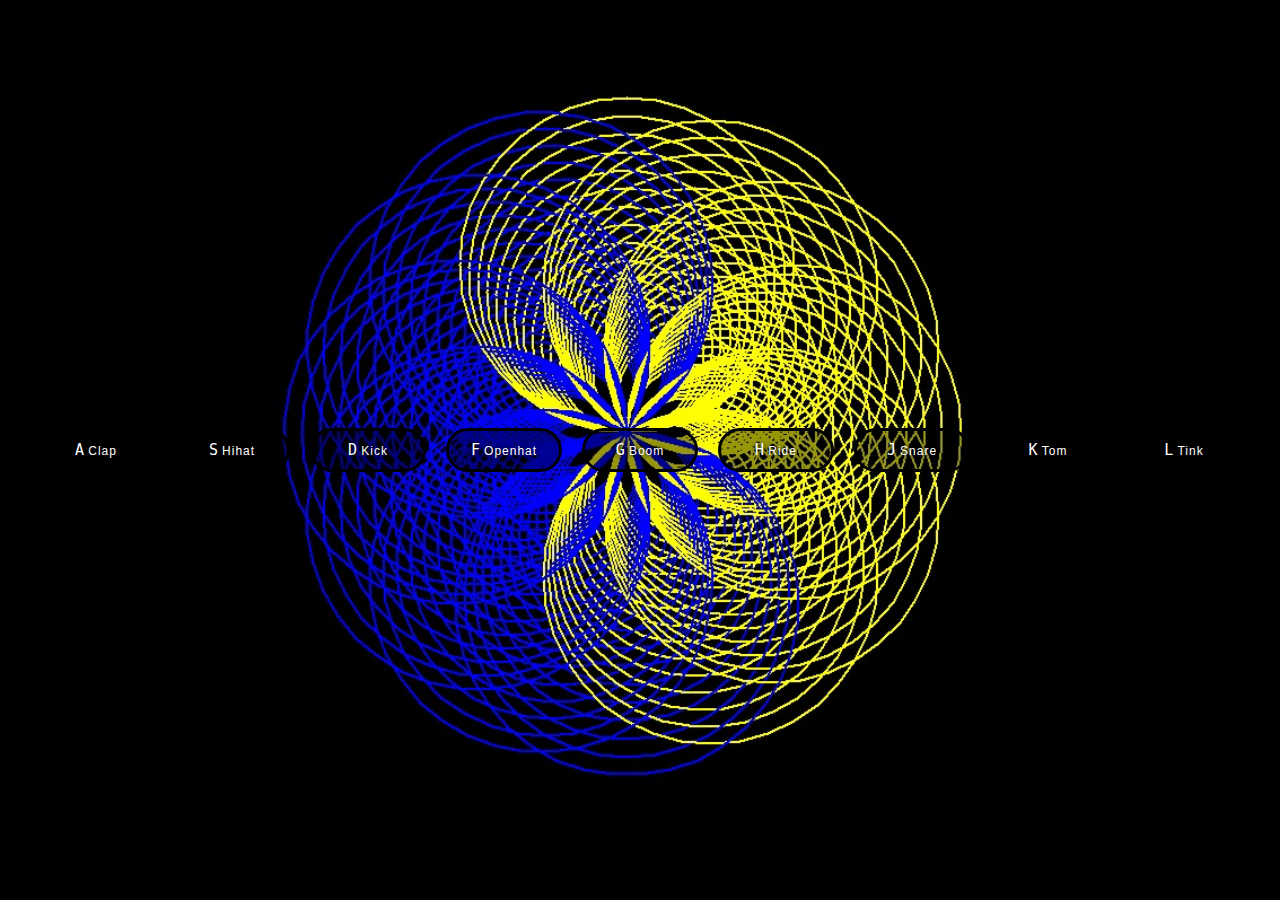
<file: 01_DrumKit/index.html>
<!doctype html>
<html lang="en">
<head>
    <meta charset="UTF-8">
    <meta name="viewport"
          content="width=device-width, user-scalable=no, initial-scale=1.0, maximum-scale=1.0, minimum-scale=1.0">
    <meta http-equiv="X-UA-Compatible" content="ie=edge">
    <link rel = "stylesheet" href = "style.css">
    <title>Drum Kit</title>
</head>

<body>
    
    <div class = "keys">
        <div data_key = "65" class = "key">
            <kbd>A</kbd>
            <span class = "sound">clap</span>
        </div>
        <div data_key = "83" class = "key">
            <kbd>S</kbd>
            <span class = "sound">hihat</span>
        </div>
        <div data_key = "68" class = "key">
            <kbd>D</kbd>
            <span class = "sound">kick</span>
        </div>
        <div data_key = "70" class = "key">
            <kbd>F</kbd>
            <span class = "sound">openhat</span>
        </div>
        <div data_key = "71" class = "key">
            <kbd>G</kbd>
            <span class = "sound">boom</span>
        </div>
        <div data_key = "72" class = "key">
            <kbd>H</kbd>
            <span class = "sound">ride</span>
        </div>
        <div data_key = "74" class = "key">
            <kbd>J</kbd>
            <span class = "sound">snare</span>
        </div>
        <div data_key = "75" class = "key">
            <kbd>K</kbd>
            <span class = "sound">tom</span>
        </div>
        <div data_key = "76" class = "key">
            <kbd>L</kbd>
            <span class = "sound">tink</span>
        </div>
    </div>

    <audio data_key = "65" src = "sounds/clap.wav"></audio>
    <audio data_key = "83" src = "sounds/hihat.wav"></audio>
    <audio data_key = "68" src = "sounds/kick.wav"></audio>
    <audio data_key = "70" src = "sounds/openhat.wav"></audio>
    <audio data_key = "71" src = "sounds/boom.wav"></audio>
    <audio data_key = "72" src = "sounds/ride.wav"></audio>
    <audio data_key = "74" src = "sounds/snare.wav"></audio>
    <audio data_key = "75" src = "sounds/tom.wav"></audio>
    <audio data_key = "76" src = "sounds/tink.wav"></audio>

<script  src="script.js"></script>

</body>
</html>
</file>
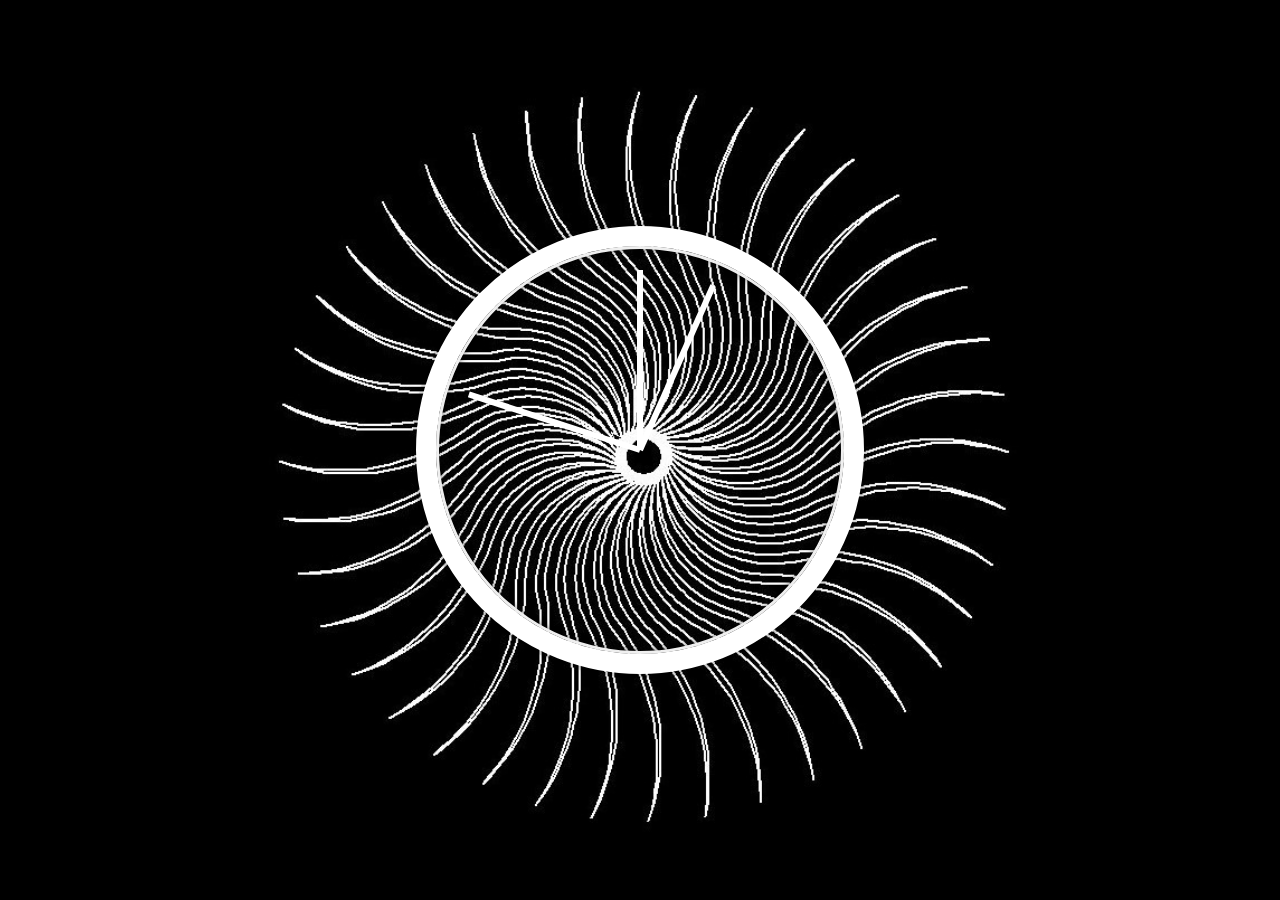
<file: 02_JS_Clock/index.html>
<!DOCTYPE html>
<html lang="en">
<head>
    <meta charset="UTF-8">
    <meta http-equiv="X-UA-Compatible" content="IE=edge">
    <meta name="viewport" content="width=device-width, initial-scale=1.0">
    <link rel = "stylesheet" href = "style.css">
    <title>Clock</title>
</head>
<body>
    <div class = "clock">
        <div class = "front">
            <div class = "pointer hours"></div>
            <div class = "pointer minutes"></div>
            <div class = "pointer seconds"></div>
        </div>
    </div>


    <script  src="script.js"></script>
</body>
</html>
</file>
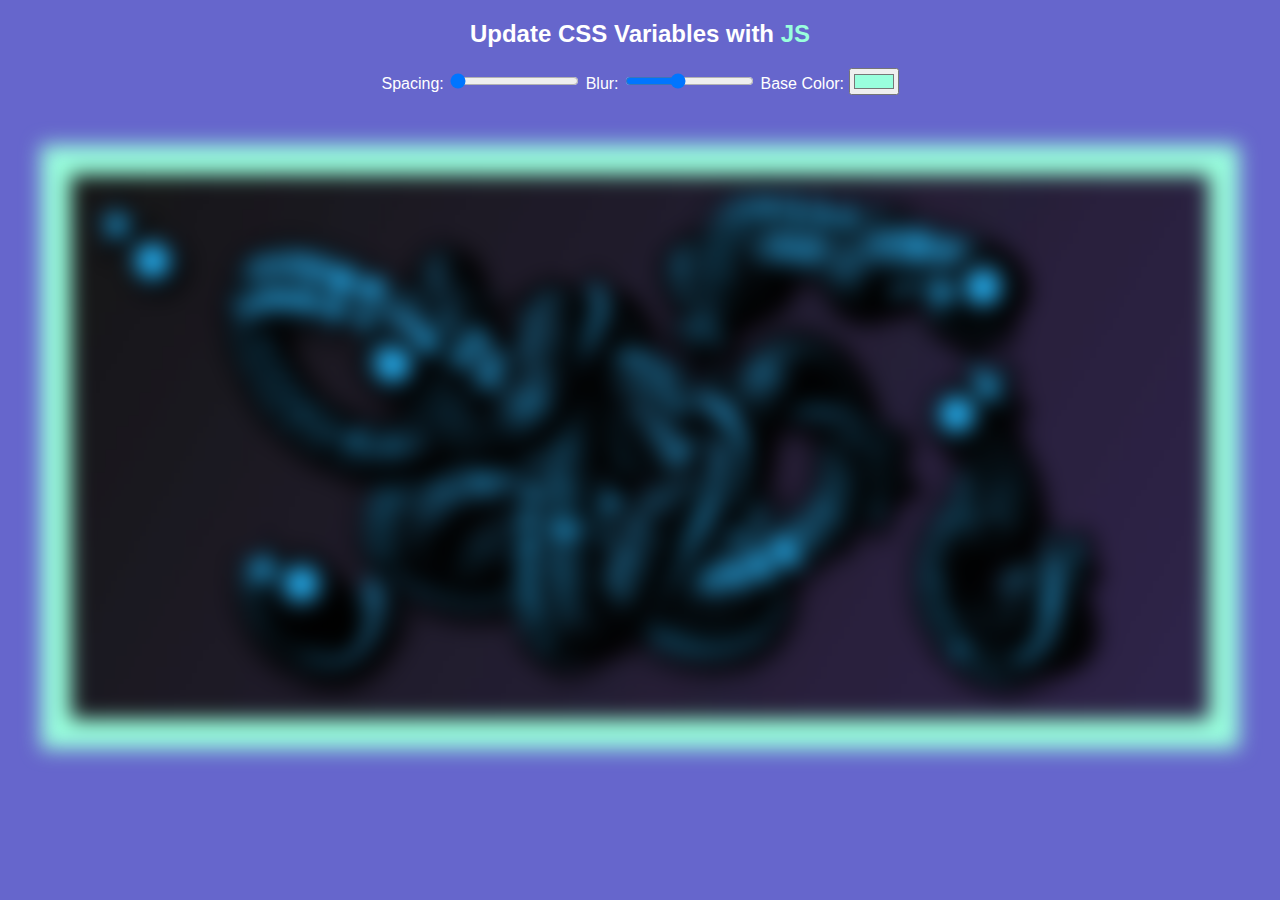
<file: 03_handleUpdate_variables/index.html>
<!DOCTYPE html>
<html lang="en">
<head>
    <meta charset="UTF-8">
    <meta http-equiv="X-UA-Compatible" content="IE=edge">
    <meta name="viewport" content="width=device-width, initial-scale=1.0">
    <link rel = "stylesheet" href = "style.css">
    <title>Variables</title>
</head>
<body>
    <h2>Update CSS Variables with <span class = 'hl'>JS</span></h2>
    <div class = "controls">
        <label for = "spacing">Spacing:</label>
        <input type = "range" name = "spacing" min = "10" max = "200" value = "10" data-sizing = "px" data-name = "wes" data-cool = "🦔">   <!-- data-name = "wes" data-cool = "🦔" -->

        <label for = "blur">Blur:</label>
        <input type = "range" name = "blur" min = "0" max = "25" value = "10" data-sizing = "px">

        <label for = "base">Base Color:</label>
        <input type = "color" name = "base" value = "#99ffdd">
    </div>

    <img src = "images/2022-11-30 175920.jpg" width="90%">

    <script src = "script.js"></script>
</body>
</html>
</file>
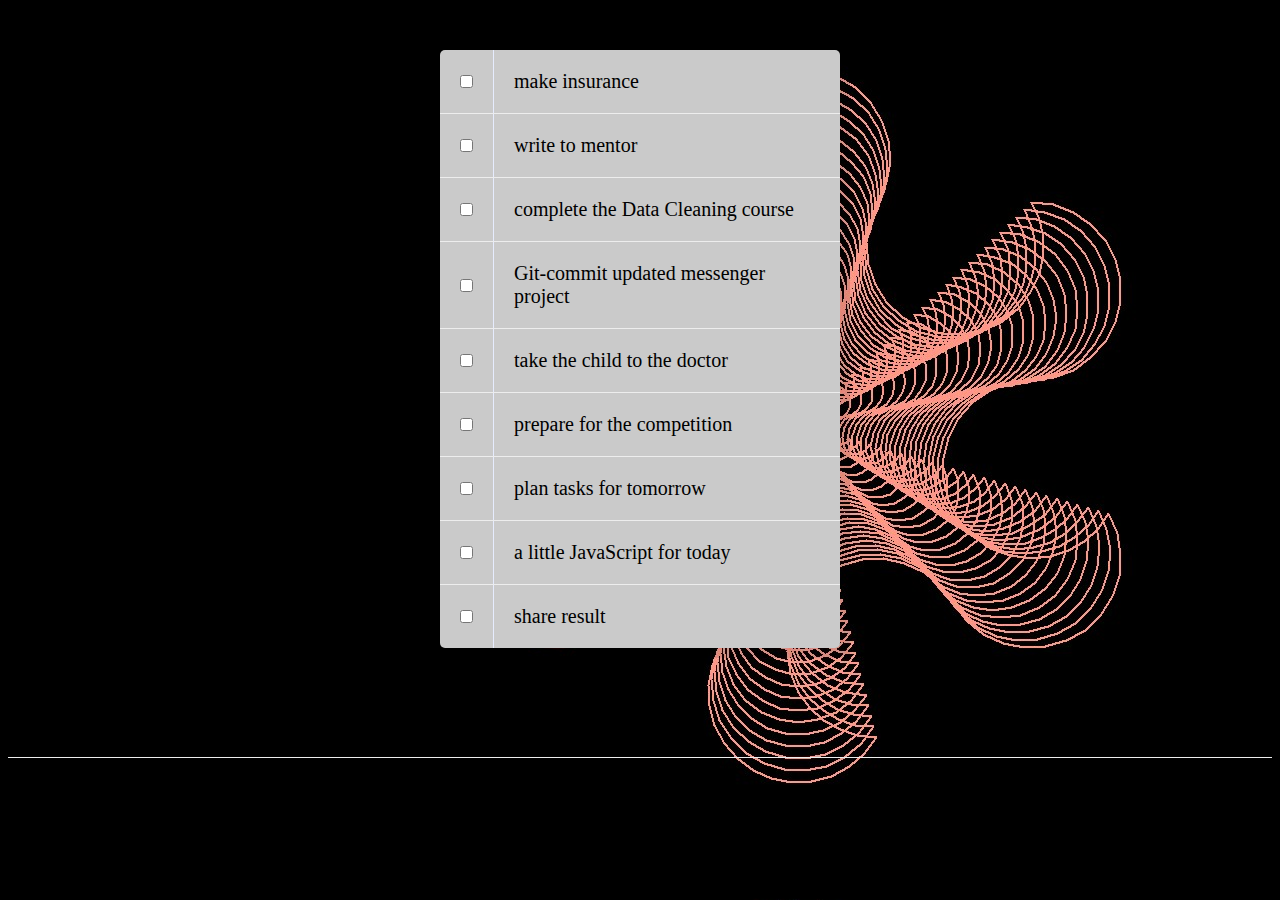
<file: 05_task_checkboxes/index.html>
<!DOCTYPE html>
<html lang="en">
<head>
    <meta charset="UTF-8">
    <meta http-equiv="X-UA-Compatible" content="IE=edge">
    <meta name="viewport" content="width=device-width, initial-scale=1.0">
    <link rel = "stylesheet" href = "style.css">
    <title>task checkboxes</title>
</head>
<body>   
 <!--
   common layout for email client.
   When a user clicks a checkbox, holds Shift, and then clicks another checkbox a few rows down, all the checkboxes inbetween should be checked.

  -->
  <div class="inbox">
    <div class="item">
        <input type="checkbox">
        <p>make insurance</p>
    </div>
    <div class="item">
      <input type="checkbox">
      <p>write to mentor</p>
    </div>
    <div class="item">
      <input type="checkbox">
      <p>complete the Data Cleaning course</p>
    </div>
    <div class="item">
      <input type="checkbox">
      <p>Git-commit updated messenger project</p>
    </div>
    <div class="item">
      <input type="checkbox">
      <p>take the child to the doctor</p>
    </div>
    <div class="item">
      <input type="checkbox">
      <p>prepare for the competition</p>
    </div>
    <div class="item">
      <input type="checkbox">
      <p>plan tasks for tomorrow</p>
    </div>
    <div class="item">
      <input type="checkbox">
      <p>a little JavaScript for today</p>
    </div>
    <div class="item">
      <input type="checkbox">
      <p>share result</p>
    </div>
  </div>
  <div class="item">
    <h5>hold Shift to choose multiple</h5>
  </div>




  <script  src="script.js"></script>
</body>
</html>
</file>
<file: 01_DrumKit/style.css>
html {
    font-size: 10px;
    background: url('./images/flower_yellow_blue_2.jpg')bottom center;
    background-size: cover;
}

body, html {
    margin: 0;
    padding: 0;
    font-family: sans-serif;
}

.keys {
    display: flex;
    flex: 1;
    min-height: 100vh;                   /* =height of this element is equal to 100% of the viewport height */
    align-items: center;
    justify-content: center;
}

.key {
    border: 3px solid black;
    border-radius: 25px;
    margin: 1rem;
    padding: 1rem .5rem;
    font-size: 1.5rem;
    text-align: center;
    text-shadow: 0 0 5px black;
    color: white;
    transition: all 100ms ease-in-out;
    width: 100px;
    background: rgba(0, 0, 0, 0.4);
}

.sound {
    font-size: 1.2rem;
    text-transform:capitalize;
    letter-spacing: 1px;
    color: white;
}

.playing {
    transform: scale (1.1);
    border-color: white;
    box-shadow:0 0 10px white;
}

.kbd {
    display: block;
    font-size: 40px;
}
</file>
<file: 02_JS_Clock/style.css>
html {
    background: url('./images/spiral_02_01.jpg')bottom center;;
    background-size: cover;
    font-family: 'helvetica neue';
    font-size: 12px;
    text-align: center;
}

body {
    font-size: 2 rem;
    display: flex;
    flex: 1;
    min-height: 100vh;
    align-items: center;
    margin: 0;
}

.clock {
    width: 30rem;
    height: 30rem;
    border: 20px solid white;
    border-radius: 50%;
    margin: 50px auto;
    padding: 2rem;
    position: relative;
    box-shadow:
        0 0 0px 4px rgba(0, 0, 0, 0.1),
        inset 0 0 0 3px #EFEFEF,
        inset 0 0 10px black,
        0 0 10px rgba(0, 0, 0, 0.2);
}
.front {
    position: relative;
    width: 100%;
    height: 100%;
    transform: translateY(-3px);
}
.pointer {
    position: absolute;
    width: 50%;
    height: 6px;
    background: rgb(255, 255, 255);
    top: 50%;
    transform-origin: 100%;                  /* made rotation of pointer apropriate  */
    transform: rotate(90deg);
    transition:all 0.05sec;
    transition-timing-function: cubic-bezier(0.1, 2.5, 0.5, 1); /* check and correct this "ease-in-out" on page console  */
}
</file>
<file: 03_handleUpdate_variables/style.css>
:root {
    --base: #99ffdd;
    --spacing: 30px;
    --blur: 10px;
}

img {
    padding: var(--spacing);
    background: var(--base);
    filter: blur(var(--blur));
}

.hl {
    color: var(--base);
}

body {
    text-align: center;

    background: #6666cc;
    color: white;
    font-family: 'helvetica neue', sans-serif;
    font-weight: 100;
    font-size: 50;
}

.controls {
    margin-bottom: 50px;
}
</file>
<file: 05_task_checkboxes/style.css>
html {
    font-family: sans-serif;
    background-image: url('./images/flower_09_1.jpg');
}

.inbox {
    max-width: 400px;
    margin: 50px auto;
    background: #CACACA;
    border-radius: 5px;
    box-shadow: 10px 10px 0 rgba(0,0,0,0.1);
}
.item {
    display:flex;
    align-items: center;
    border-bottom: 1px solid #EDEDED;
}
.item:last-child {
    border-bottom: 0;
}

input:checked + p {
    background: #DAE4FF;
    text-decoration: line-through;
}
input[type="checkbox"] {
    margin: 20px;
}
p {
    margin: 0;
    padding: 20px;
    transition: background 0.2s;
    flex: 1;
    font-family: 'helvetica neue';
    font-size: 20px;
    font-weight: 200;
    border-left: 1px solid #E6ECFE;
}
</file>
